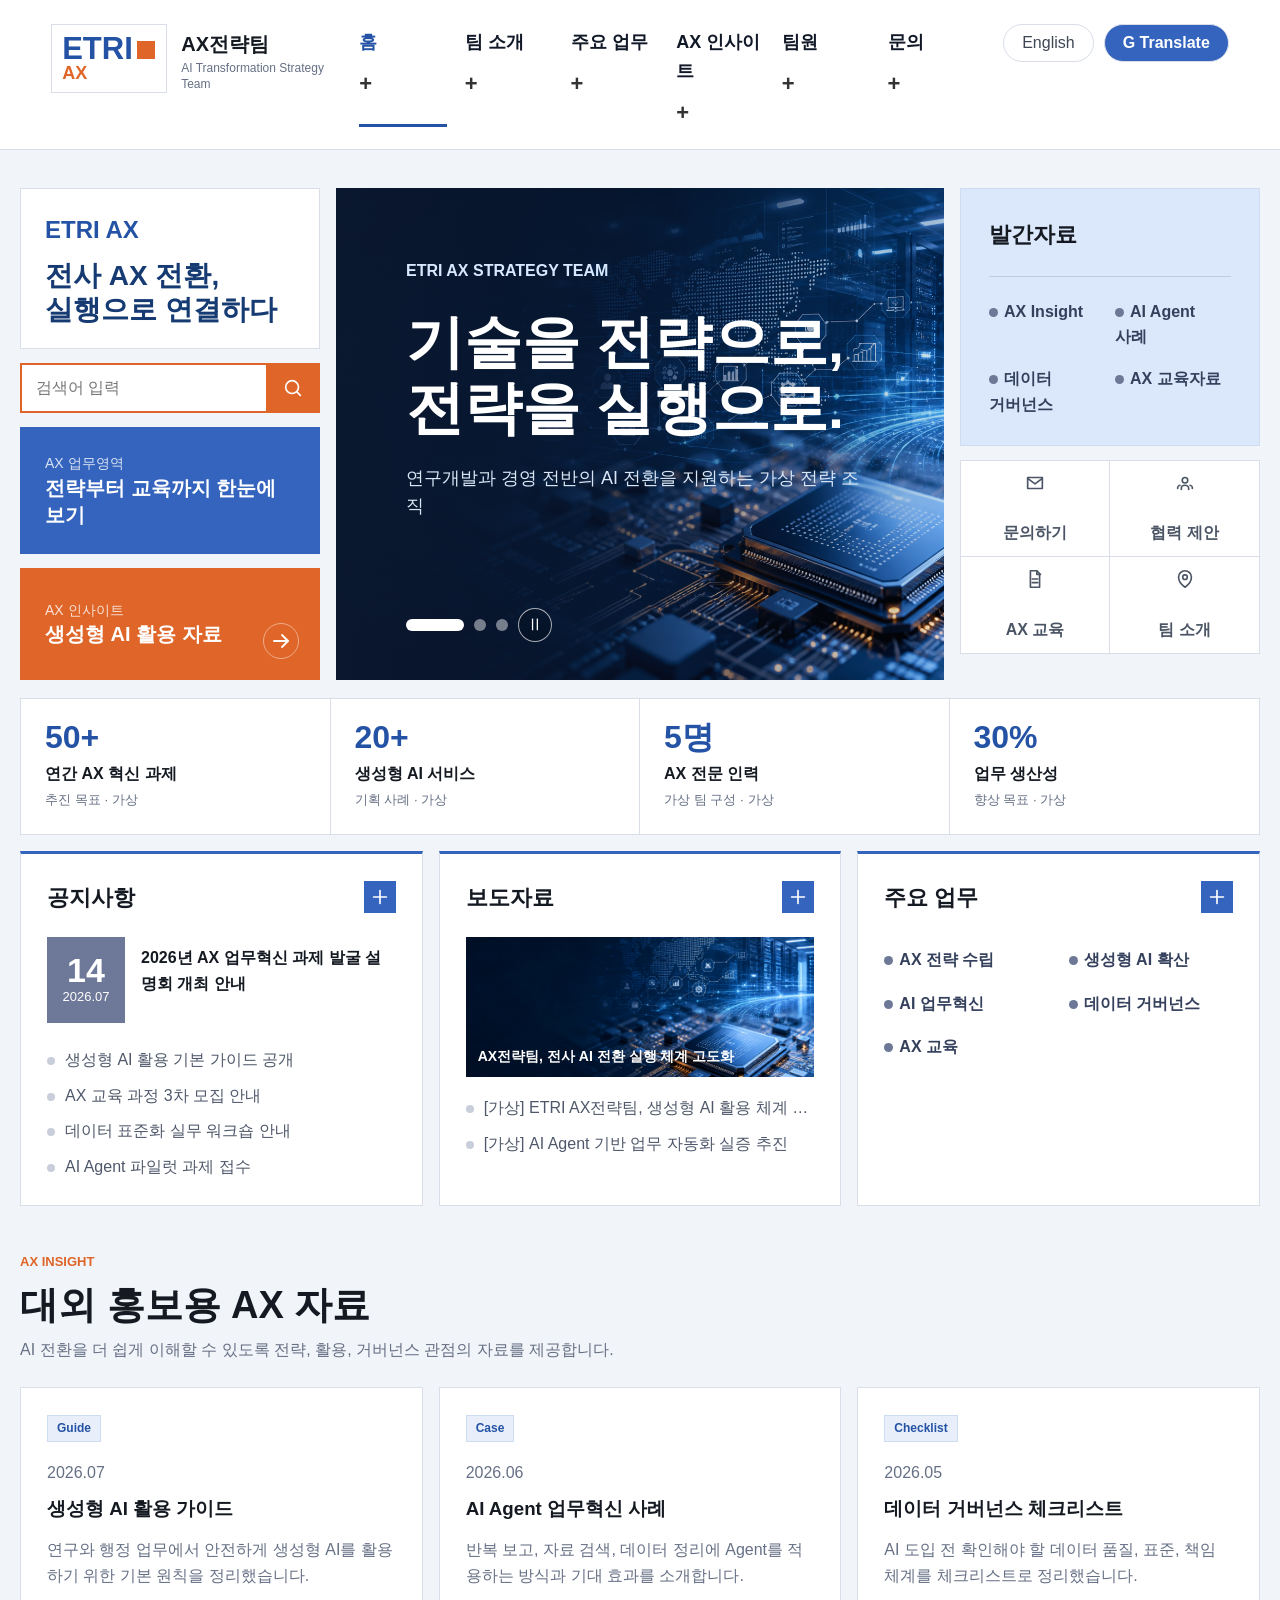
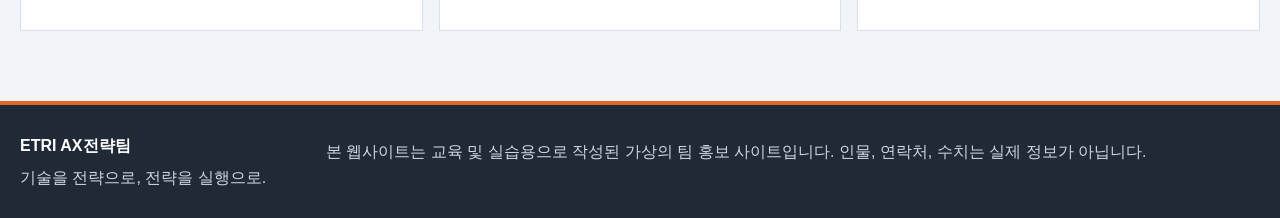
<file: index.html>
<!doctype html>
<html lang="ko">
<head>
  <meta charset="utf-8">
  <meta name="viewport" content="width=device-width, initial-scale=1">
  <title>ETRI AX전략팀</title>
  <meta name="description" content="ETRI AX전략팀 가상 홍보 웹사이트">
  <link rel="stylesheet" href="styles.css">
</head>
<body data-page="home">
  <a class="skip-link" href="#main">본문으로 바로가기</a>
  <div id="site-header"></div>
  <main id="main"></main>
  <div id="site-footer"></div>
  <script src="script.js"></script>
</body>
</html>
</file>
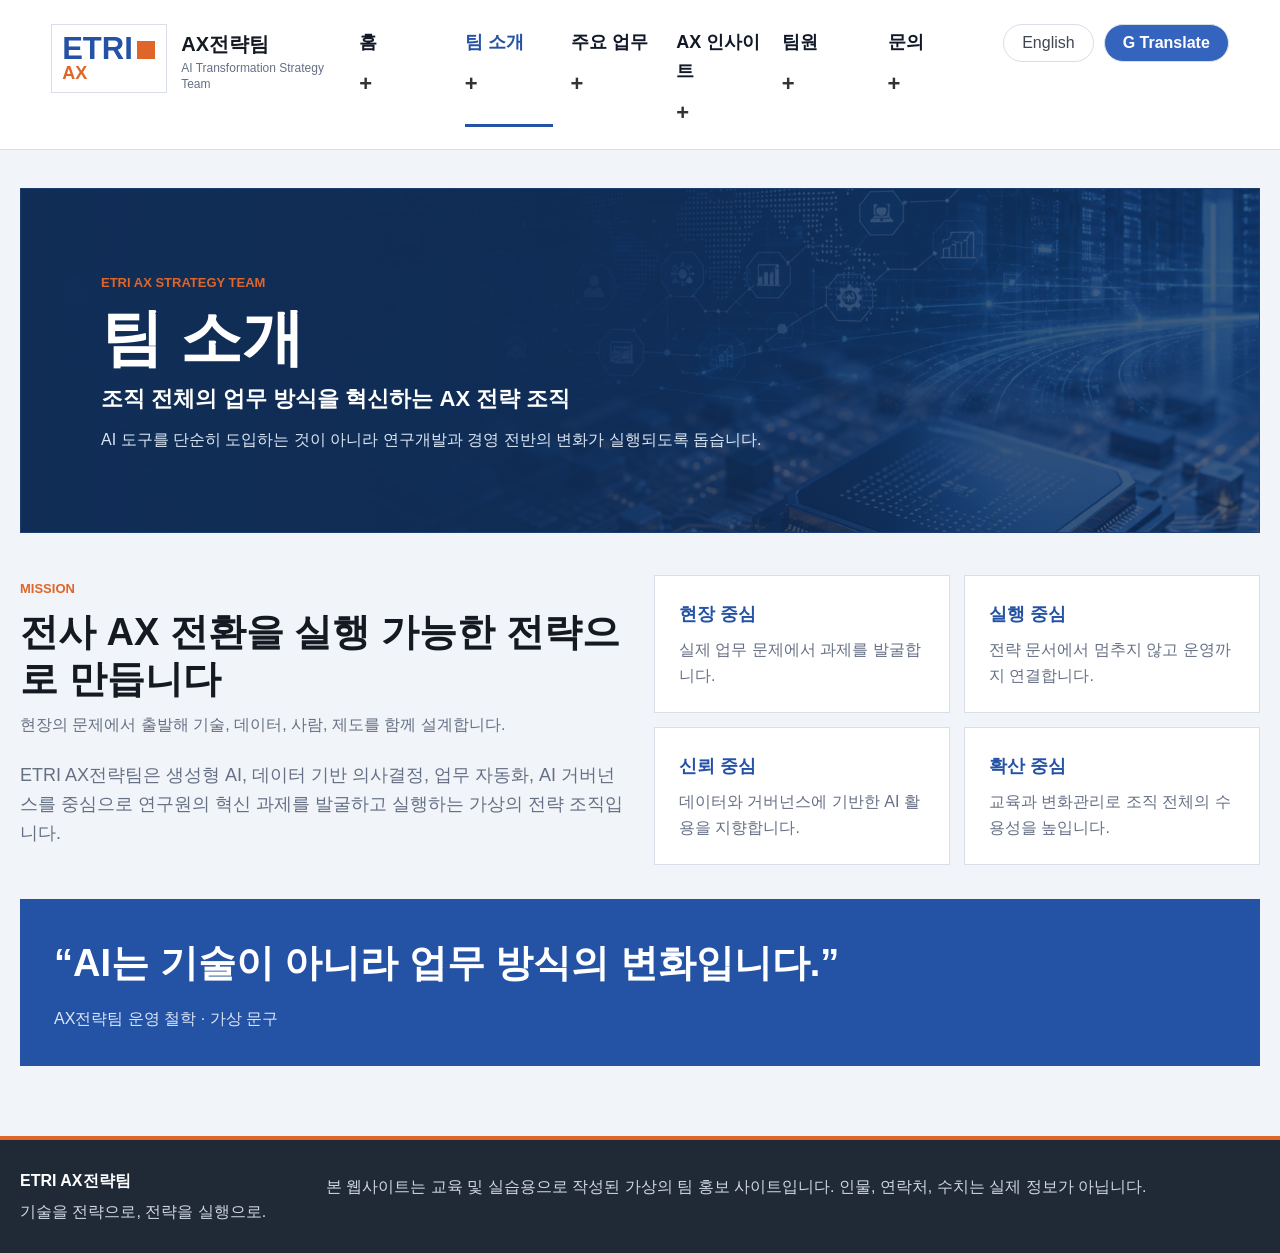
<file: about.html>
<!doctype html>
<html lang="ko">
<head>
  <meta charset="utf-8">
  <meta name="viewport" content="width=device-width, initial-scale=1">
  <title>팀 소개 | ETRI AX전략팀</title>
  <meta name="description" content="ETRI AX전략팀의 미션, 비전, 운영 원칙">
  <link rel="stylesheet" href="styles.css">
</head>
<body data-page="about">
  <a class="skip-link" href="#main">본문으로 바로가기</a>
  <div id="site-header"></div>
  <main id="main"></main>
  <div id="site-footer"></div>
  <script src="script.js"></script>
</body>
</html>
</file>
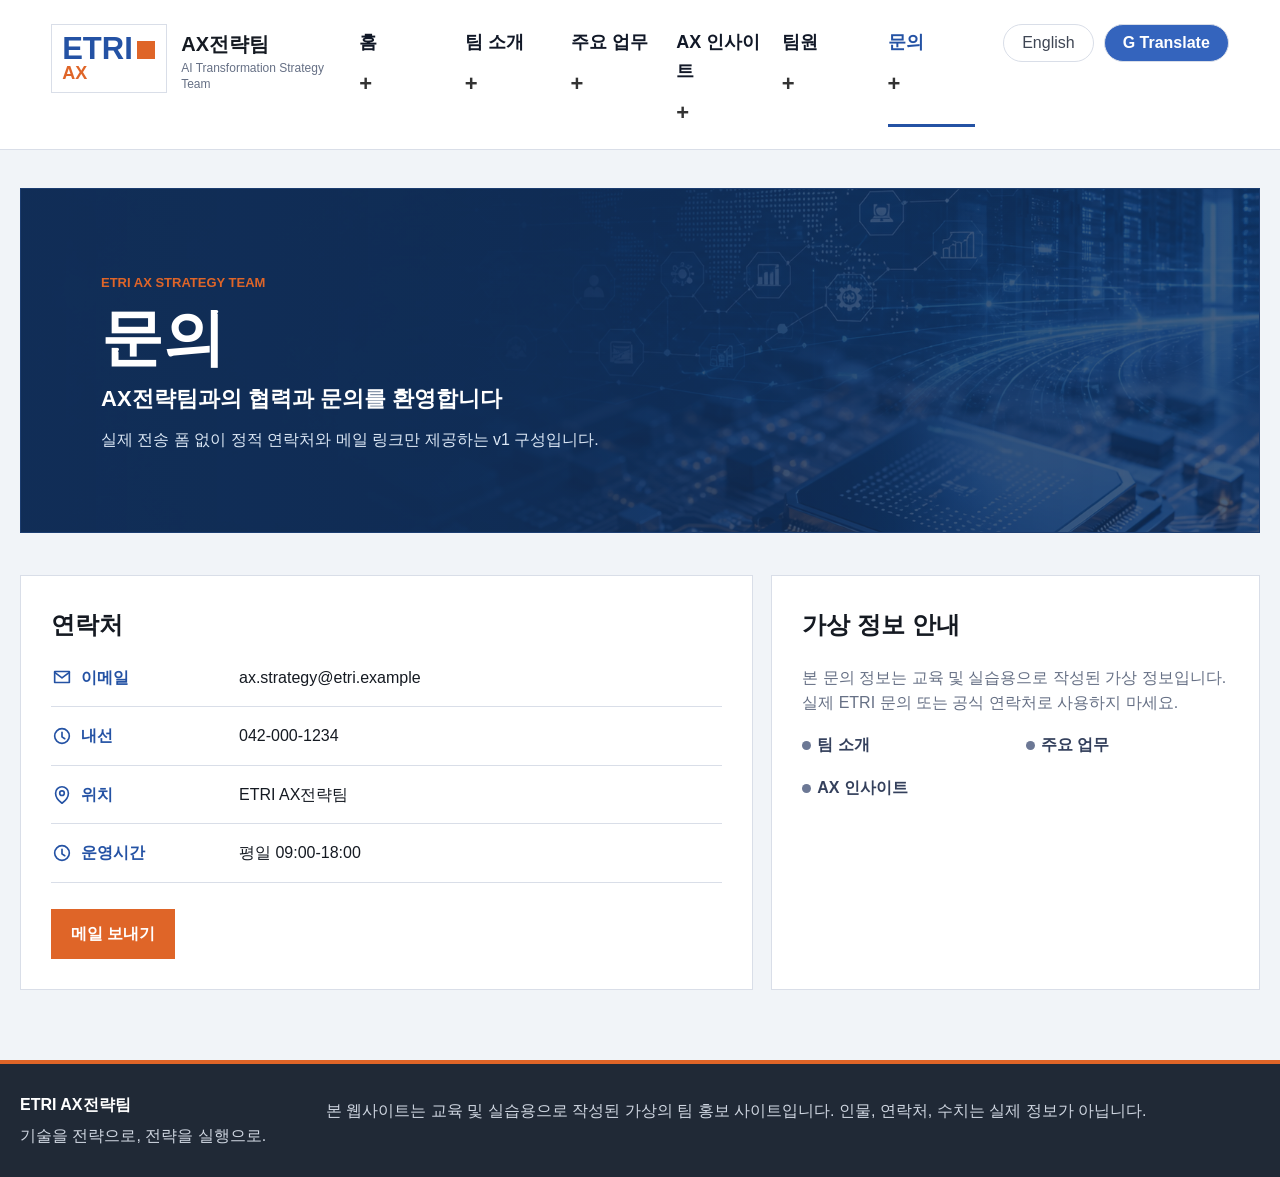
<file: contact.html>
<!doctype html>
<html lang="ko">
<head>
  <meta charset="utf-8">
  <meta name="viewport" content="width=device-width, initial-scale=1">
  <title>문의 | ETRI AX전략팀</title>
  <meta name="description" content="ETRI AX전략팀 가상 문의 정보">
  <link rel="stylesheet" href="styles.css">
</head>
<body data-page="contact">
  <a class="skip-link" href="#main">본문으로 바로가기</a>
  <div id="site-header"></div>
  <main id="main"></main>
  <div id="site-footer"></div>
  <script src="script.js"></script>
</body>
</html>
</file>
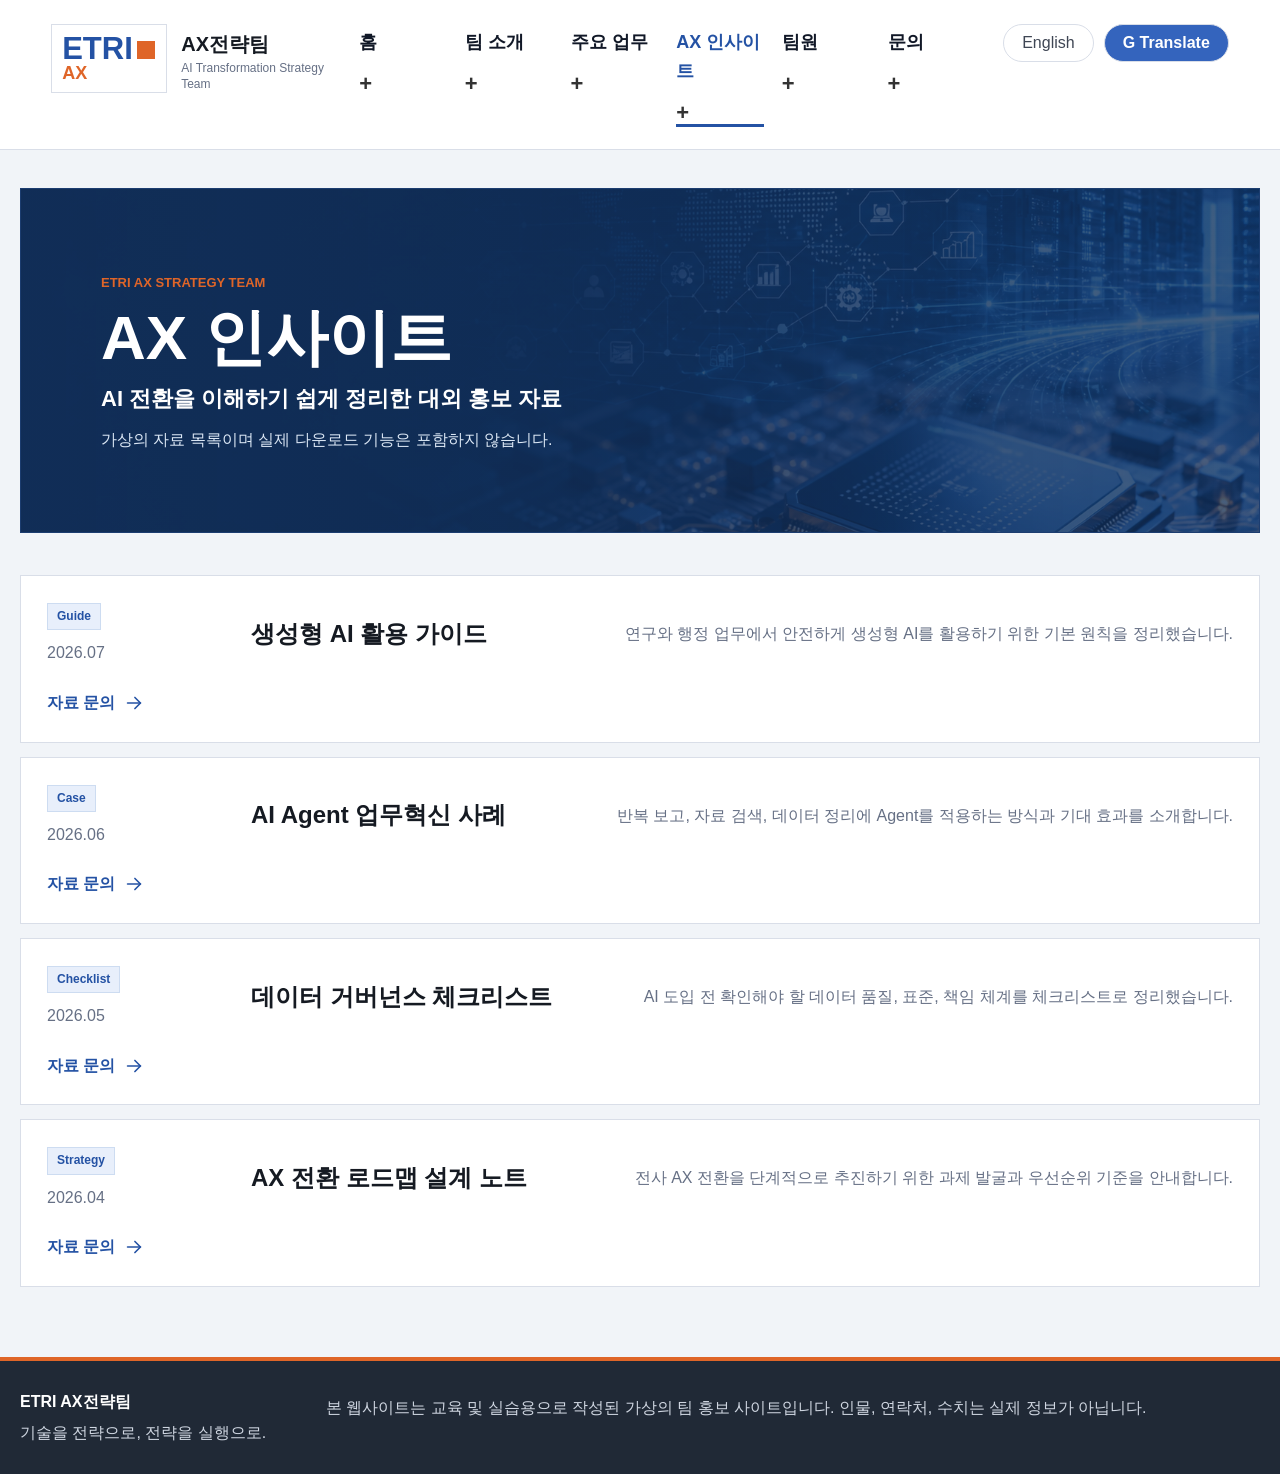
<file: insights.html>
<!doctype html>
<html lang="ko">
<head>
  <meta charset="utf-8">
  <meta name="viewport" content="width=device-width, initial-scale=1">
  <title>AX 인사이트 | ETRI AX전략팀</title>
  <meta name="description" content="ETRI AX전략팀의 가상 AX 인사이트 자료">
  <link rel="stylesheet" href="styles.css">
</head>
<body data-page="insights">
  <a class="skip-link" href="#main">본문으로 바로가기</a>
  <div id="site-header"></div>
  <main id="main"></main>
  <div id="site-footer"></div>
  <script src="script.js"></script>
</body>
</html>
</file>
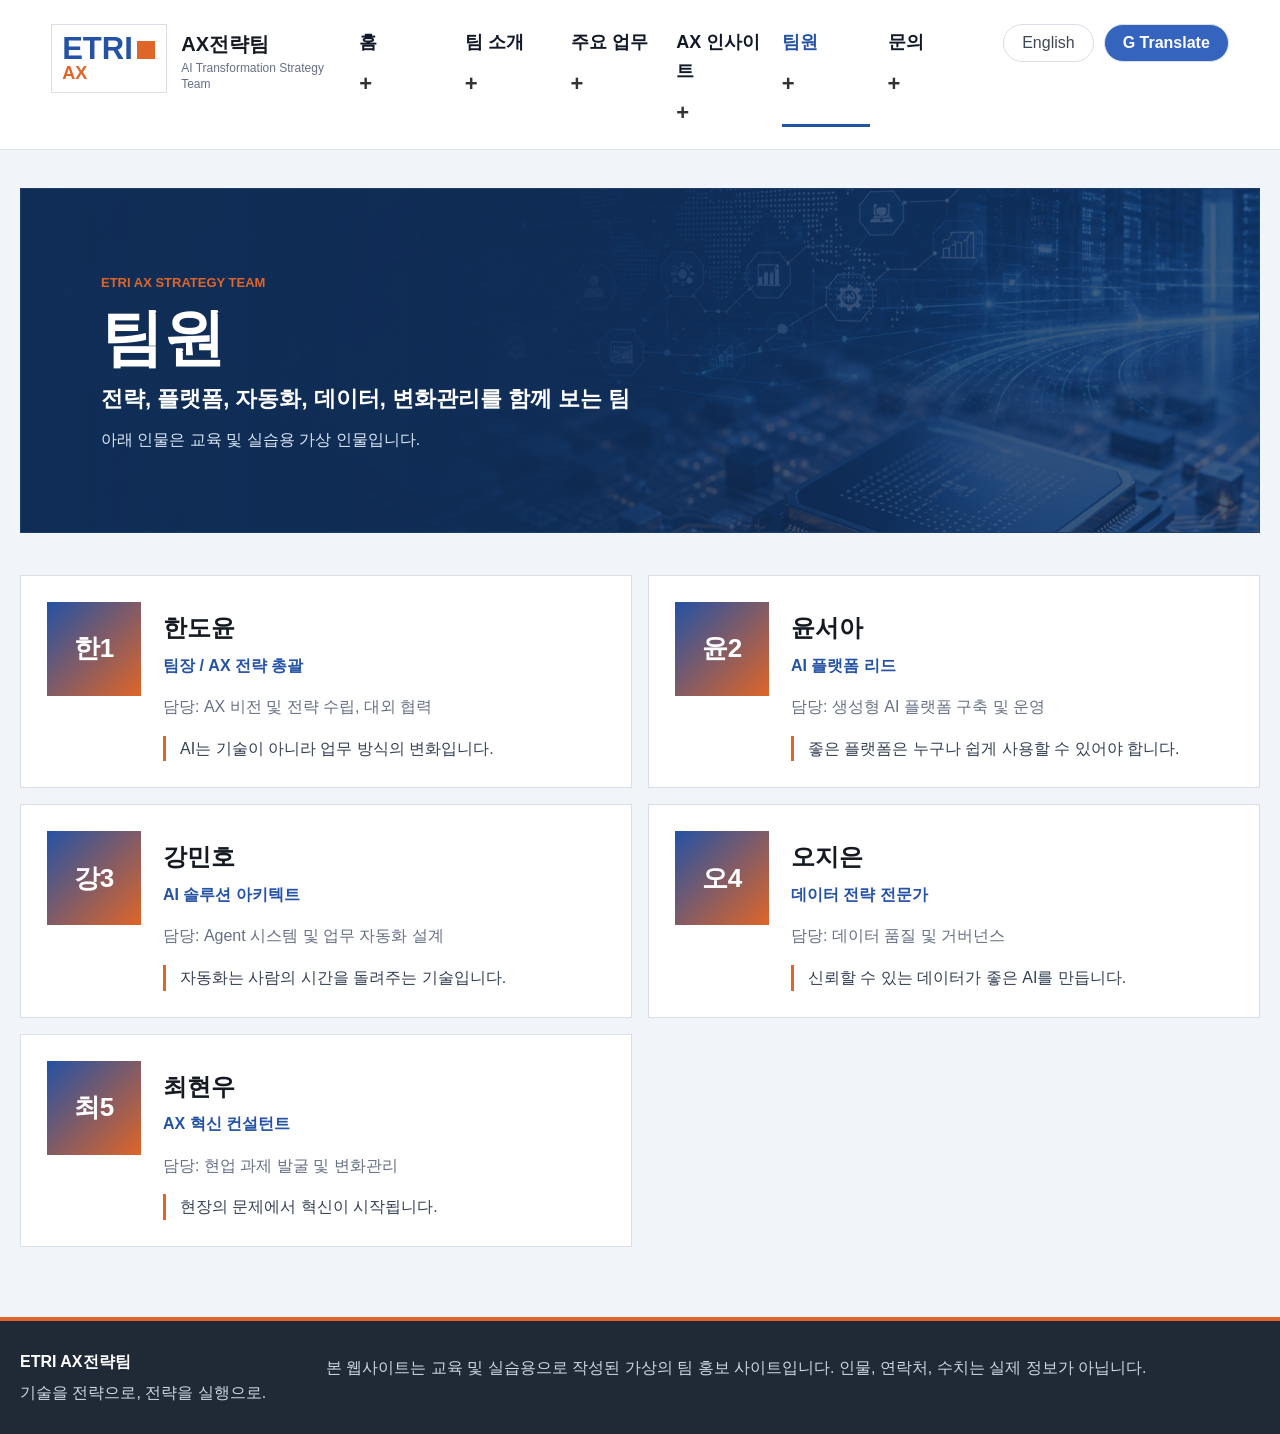
<file: team.html>
<!doctype html>
<html lang="ko">
<head>
  <meta charset="utf-8">
  <meta name="viewport" content="width=device-width, initial-scale=1">
  <title>팀원 | ETRI AX전략팀</title>
  <meta name="description" content="ETRI AX전략팀 가상 팀원 소개">
  <link rel="stylesheet" href="styles.css">
</head>
<body data-page="team">
  <a class="skip-link" href="#main">본문으로 바로가기</a>
  <div id="site-header"></div>
  <main id="main"></main>
  <div id="site-footer"></div>
  <script src="script.js"></script>
</body>
</html>
</file>
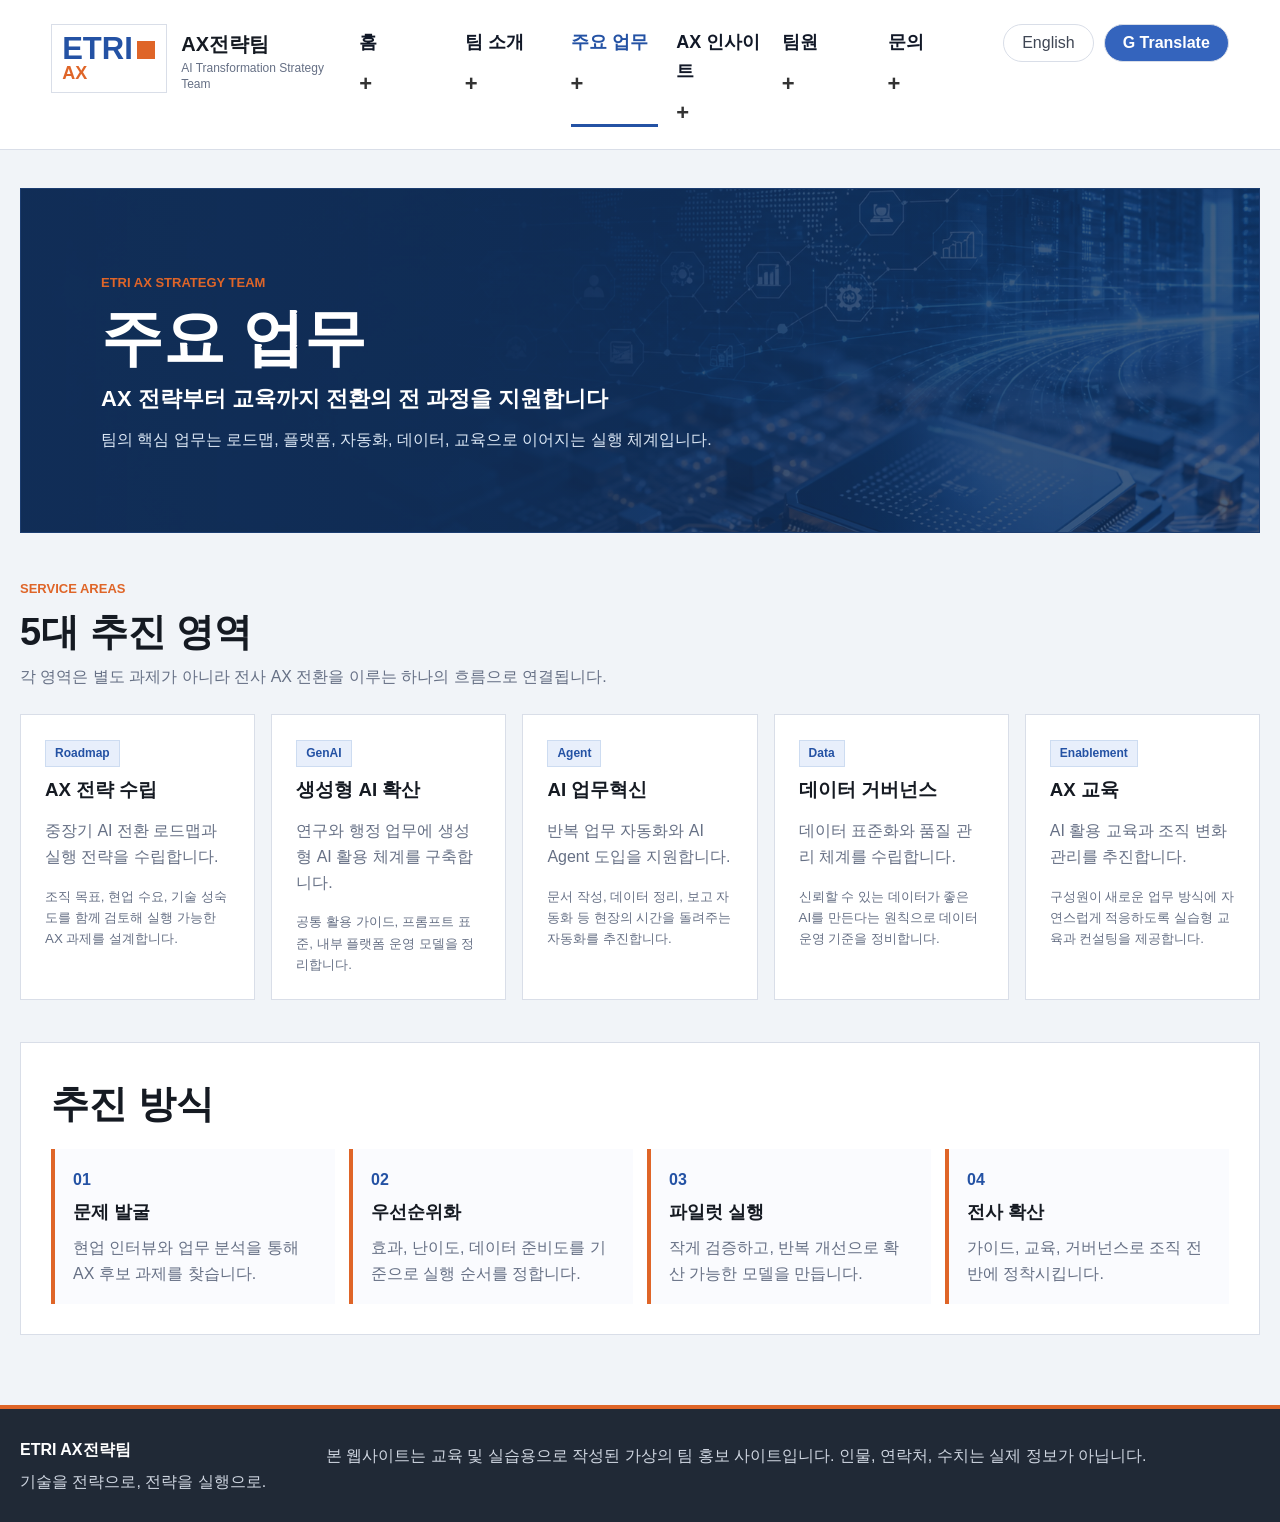
<file: work.html>
<!doctype html>
<html lang="ko">
<head>
  <meta charset="utf-8">
  <meta name="viewport" content="width=device-width, initial-scale=1">
  <title>주요 업무 | ETRI AX전략팀</title>
  <meta name="description" content="ETRI AX전략팀의 AX 전략, 생성형 AI, 업무혁신, 데이터 거버넌스, 교육 업무">
  <link rel="stylesheet" href="styles.css">
</head>
<body data-page="work">
  <a class="skip-link" href="#main">본문으로 바로가기</a>
  <div id="site-header"></div>
  <main id="main"></main>
  <div id="site-footer"></div>
  <script src="script.js"></script>
</body>
</html>
</file>
<file: styles.css>
:root {
  --blue-900: #163b73;
  --blue-800: #2452a4;
  --blue-700: #3464bd;
  --blue-100: #dbe8fb;
  --orange: #df6528;
  --orange-dark: #c95018;
  --ink: #151a22;
  --muted: #667085;
  --line: #d9dee8;
  --surface: #ffffff;
  --soft: #f1f4f8;
  --panel: #eef3fb;
  --max: 1320px;
}

* {
  box-sizing: border-box;
  min-width: 0;
}

body {
  margin: 0;
  color: var(--ink);
  background: var(--soft);
  font-family: "Malgun Gothic", "Apple SD Gothic Neo", Arial, sans-serif;
  line-height: 1.6;
  overflow-x: hidden;
}

img {
  display: block;
  max-width: 100%;
}

a {
  color: inherit;
  text-decoration: none;
}

button,
input {
  font: inherit;
}

svg {
  width: 22px;
  height: 22px;
}

.skip-link {
  position: absolute;
  left: 12px;
  top: -80px;
  z-index: 10;
  background: var(--blue-900);
  color: white;
  padding: 10px 14px;
}

.skip-link:focus {
  top: 12px;
}

.topbar {
  min-height: 132px;
  background: var(--surface);
  border-bottom: 1px solid var(--line);
  display: grid;
  grid-template-columns: 280px 1fr auto;
  align-items: start;
  gap: 28px;
  padding: 24px clamp(18px, 4vw, 56px) 22px;
}

.brand {
  display: flex;
  gap: 14px;
  align-items: flex-start;
}

.brand-mark {
  display: grid;
  border: 1px solid var(--line);
  padding: 8px 10px;
  background: white;
  min-width: 116px;
}

.brand-mark .etri {
  font-size: 31px;
  line-height: 1;
  font-weight: 900;
  letter-spacing: 0;
  color: var(--blue-800);
}

.brand-mark .etri::after {
  content: "";
  display: inline-block;
  width: 18px;
  height: 18px;
  margin-left: 4px;
  background: var(--orange);
}

.brand-mark .ax {
  color: var(--orange);
  font-size: 18px;
  font-weight: 800;
  line-height: 1.1;
}

.brand strong {
  display: block;
  font-size: 20px;
  margin-top: 4px;
}

.brand span {
  display: block;
  color: var(--muted);
  font-size: 12px;
  line-height: 1.35;
}

.main-nav {
  display: grid;
  grid-template-columns: repeat(6, minmax(82px, 1fr));
  gap: 18px;
  padding-top: 4px;
}

.main-nav a {
  color: #111827;
  font-size: 18px;
  font-weight: 800;
  min-height: 44px;
  border-bottom: 3px solid transparent;
}

.main-nav a::after {
  content: "+";
  display: block;
  margin-top: 16px;
  font-size: 22px;
  color: #333;
  line-height: 1;
}

.main-nav a[aria-current="page"] {
  color: var(--blue-800);
  border-bottom-color: var(--blue-800);
}

.header-actions {
  display: flex;
  gap: 10px;
  align-items: center;
}

.pill-button,
.translate-button {
  border: 1px solid var(--line);
  background: white;
  color: #3f4654;
  border-radius: 999px;
  min-height: 38px;
  padding: 0 18px;
}

.translate-button {
  background: var(--blue-700);
  color: white;
  font-weight: 800;
}

main {
  max-width: var(--max);
  margin: 0 auto;
  padding: 38px 20px 70px;
}

.portal-hero {
  display: grid;
  grid-template-columns: 300px minmax(460px, 1fr) 300px;
  gap: 16px;
  align-items: stretch;
}

.left-rail,
.right-rail {
  display: grid;
  gap: 14px;
  align-content: start;
}

.anniversary {
  min-height: 140px;
  background: white;
  border: 1px solid var(--line);
  padding: 22px 24px;
}

.anniversary span {
  display: block;
  color: var(--blue-800);
  font-weight: 900;
  font-size: 24px;
  margin-bottom: 10px;
}

.anniversary strong {
  font-size: 28px;
  line-height: 1.18;
  color: var(--blue-900);
}

.search-box {
  position: relative;
  display: grid;
  grid-template-columns: 1fr 54px;
}

.search-box label {
  position: absolute;
  width: 1px;
  height: 1px;
  overflow: hidden;
  clip: rect(0 0 0 0);
}

.search-box input {
  border: 2px solid var(--orange);
  border-right: 0;
  min-height: 50px;
  padding: 0 14px;
  background: white;
}

.search-box button {
  border: 0;
  background: var(--orange);
  color: white;
  display: grid;
  place-items: center;
  cursor: pointer;
}

.search-status {
  grid-column: 1 / -1;
  margin: 8px 0 0;
  color: var(--orange-dark);
  font-size: 13px;
}

.solid-tile {
  border: 1px solid transparent;
  min-height: 112px;
  padding: 24px;
  display: grid;
  align-content: center;
  color: white;
  position: relative;
}

.solid-tile span {
  font-size: 14px;
  opacity: .82;
}

.solid-tile strong {
  font-size: 20px;
  line-height: 1.35;
}

.solid-tile svg {
  position: absolute;
  right: 20px;
  bottom: 20px;
  border: 1px solid rgba(255,255,255,.45);
  border-radius: 50%;
  padding: 5px;
  width: 36px;
  height: 36px;
}

.solid-tile.blue {
  background: var(--blue-700);
}

.solid-tile.orange {
  background: var(--orange);
}

.hero-banner {
  position: relative;
  min-height: 370px;
  overflow: hidden;
  background: #0b1830;
}

.hero-banner::after {
  content: "";
  position: absolute;
  inset: 0;
  background: linear-gradient(90deg, rgba(11,24,48,.9) 0%, rgba(11,24,48,.55) 45%, rgba(11,24,48,.08) 100%);
}

.hero-banner img {
  width: 100%;
  height: 100%;
  object-fit: cover;
  position: absolute;
  inset: 0;
}

.hero-copy {
  position: relative;
  z-index: 1;
  color: white;
  padding: clamp(32px, 6vw, 70px);
  max-width: 620px;
}

.hero-copy p {
  margin: 0 0 26px;
  font-weight: 900;
  color: #d8e8ff;
}

.hero-copy h1 {
  margin: 0;
  font-size: clamp(34px, 4.5vw, 58px);
  line-height: 1.15;
  letter-spacing: 0;
}

.hero-copy span {
  display: block;
  margin-top: 22px;
  color: #d9e6f6;
  font-size: 18px;
}

.slider-dots {
  position: absolute;
  z-index: 1;
  left: 70px;
  bottom: 38px;
  display: flex;
  align-items: center;
  gap: 10px;
  color: white;
}

.slider-dots i {
  width: 12px;
  height: 12px;
  border-radius: 50%;
  background: rgba(255,255,255,.45);
}

.slider-dots i:first-child {
  width: 58px;
  border-radius: 999px;
  background: white;
}

.slider-dots button {
  width: 34px;
  height: 34px;
  border-radius: 50%;
  border: 1px solid rgba(255,255,255,.65);
  background: rgba(0,0,0,.16);
  color: white;
}

.resource-card {
  background: var(--blue-100);
  border: 1px solid #cddcf1;
  padding: 28px;
  min-height: 245px;
}

.resource-card h2,
.news-card h2 {
  margin: 0;
  font-size: 22px;
}

.resource-card ul {
  border-top: 1px solid #bdcce3;
  margin: 24px 0 0;
  padding: 22px 0 0;
  list-style: none;
  display: grid;
  grid-template-columns: 1fr 1fr;
  gap: 16px 10px;
}

.resource-card a,
.mini-links a {
  color: #34405c;
  font-weight: 700;
  word-break: keep-all;
}

.resource-card a::before,
.mini-links a::before {
  content: "";
  display: inline-block;
  width: 9px;
  height: 9px;
  border-radius: 50%;
  margin-right: 6px;
  background: #6c7895;
}

.quick-grid {
  display: grid;
  grid-template-columns: 1fr 1fr;
  background: white;
  border: 1px solid var(--line);
}

.quick-grid a {
  min-height: 96px;
  display: grid;
  place-items: center;
  gap: 6px;
  border-right: 1px solid var(--line);
  border-bottom: 1px solid var(--line);
  color: #4b5565;
  font-weight: 700;
  text-align: center;
}

.quick-grid a:nth-child(2n) {
  border-right: 0;
}

.quick-grid a:nth-last-child(-n+2) {
  border-bottom: 0;
}

.metrics-strip {
  display: grid;
  grid-template-columns: repeat(4, 1fr);
  background: white;
  border: 1px solid var(--line);
  margin-top: 18px;
}

.metric-card {
  padding: 22px 24px;
  border-right: 1px solid var(--line);
}

.metric-card:last-child {
  border-right: 0;
}

.metric-card strong {
  display: block;
  color: var(--blue-800);
  font-size: 32px;
  line-height: 1;
}

.metric-card span {
  display: block;
  margin-top: 8px;
  font-weight: 800;
}

.metric-card small {
  color: var(--muted);
}

.content-grid {
  display: grid;
  grid-template-columns: repeat(3, 1fr);
  gap: 16px;
  margin-top: 16px;
}

.news-card {
  background: white;
  border: 1px solid var(--line);
  border-top: 3px solid var(--blue-700);
  padding: 26px;
  min-height: 330px;
}

.card-title-row {
  display: flex;
  align-items: center;
  justify-content: space-between;
  gap: 14px;
  margin-bottom: 22px;
}

.card-title-row a {
  width: 32px;
  height: 32px;
  background: var(--blue-700);
  color: white;
  display: grid;
  place-items: center;
}

.notice-main {
  display: flex;
  gap: 16px;
  margin-bottom: 24px;
}

.date-box {
  min-width: 78px;
  height: 86px;
  background: #6e7898;
  color: white;
  display: grid;
  place-items: center;
  text-align: center;
  align-content: center;
}

.date-box strong {
  display: block;
  font-size: 34px;
  line-height: 1;
}

.date-box span {
  font-size: 13px;
}

.notice-main p {
  margin: 8px 0 0;
  font-weight: 800;
}

.dot-list {
  list-style: none;
  padding: 0;
  margin: 0;
  display: grid;
  gap: 10px;
  color: #4f586a;
}

.dot-list li {
  white-space: nowrap;
  overflow: hidden;
  text-overflow: ellipsis;
}

.dot-list li::before {
  content: "";
  display: inline-block;
  width: 8px;
  height: 8px;
  margin-right: 10px;
  border-radius: 50%;
  background: #c8ceda;
}

.press-image {
  position: relative;
  height: 140px;
  overflow: hidden;
  margin-bottom: 18px;
  background: #10213e;
}

.press-image img {
  width: 100%;
  height: 100%;
  object-fit: cover;
}

.press-image span {
  position: absolute;
  left: 12px;
  right: 12px;
  bottom: 10px;
  color: white;
  font-weight: 800;
  font-size: 14px;
}

.mini-links {
  display: grid;
  grid-template-columns: 1fr 1fr;
  gap: 18px 20px;
}

.service-mini .mini-links {
  padding-top: 10px;
}

.wide-section,
.two-column,
.process-section,
.article-list,
.team-grid,
.contact-layout {
  margin-top: 42px;
}

.section-header {
  max-width: 740px;
  margin-bottom: 24px;
}

.section-header span,
.sub-hero span {
  color: var(--orange);
  font-weight: 900;
  font-size: 13px;
}

.section-header h2,
.process-section h2 {
  margin: 8px 0 8px;
  font-size: clamp(26px, 3vw, 38px);
  line-height: 1.25;
  letter-spacing: 0;
}

.section-header p {
  color: var(--muted);
  margin: 0;
}

.insight-row,
.service-grid {
  display: grid;
  grid-template-columns: repeat(3, 1fr);
  gap: 16px;
}

.service-grid {
  grid-template-columns: repeat(5, 1fr);
}

.insight-card,
.service-card,
.principle-grid article,
.article-item,
.member-card,
.contact-card,
.contact-note {
  background: white;
  border: 1px solid var(--line);
}

.insight-card {
  padding: 26px;
}

.insight-card span,
.article-item span,
.card-tag {
  display: inline-flex;
  color: var(--blue-800);
  background: #e8effb;
  border: 1px solid #cddcf1;
  padding: 3px 9px;
  font-size: 12px;
  font-weight: 900;
}

.insight-card time {
  display: block;
  margin-top: 18px;
  color: var(--muted);
}

.insight-card h3,
.service-card h3,
.article-item h2,
.member-card h2 {
  margin: 10px 0 8px;
  line-height: 1.35;
}

.insight-card p,
.service-card p,
.service-card small,
.article-item p,
.member-card p,
.contact-note p,
.lead-text {
  color: var(--muted);
}

.sub-hero {
  min-height: 280px;
  display: grid;
  align-items: center;
  background:
    linear-gradient(90deg, rgba(18,48,91,.92), rgba(18,48,91,.76)),
    url("assets/hero-ai-transformation.png") center / cover;
  color: white;
  padding: clamp(34px, 7vw, 80px);
  border: 1px solid #1c3d70;
}

.sub-hero h1 {
  margin: 8px 0;
  font-size: clamp(40px, 5vw, 62px);
  line-height: 1.15;
  letter-spacing: 0;
}

.sub-hero p {
  margin: 0 0 10px;
  font-size: 22px;
  font-weight: 800;
}

.sub-hero small {
  display: block;
  max-width: 820px;
  color: #dbe7f5;
  font-size: 16px;
}

.two-column {
  display: grid;
  grid-template-columns: 1fr 1fr;
  gap: 28px;
  align-items: start;
}

.lead-text {
  font-size: 18px;
  margin: 0;
}

.principle-grid {
  display: grid;
  grid-template-columns: 1fr 1fr;
  gap: 14px;
}

.principle-grid article {
  padding: 24px;
}

.principle-grid strong {
  display: block;
  color: var(--blue-800);
  margin-bottom: 8px;
  font-size: 18px;
}

.principle-grid span {
  color: var(--muted);
}

.quote-band {
  margin-top: 34px;
  background: var(--blue-800);
  color: white;
  padding: 34px;
}

.quote-band p {
  margin: 0;
  font-size: clamp(24px, 3vw, 38px);
  font-weight: 900;
}

.quote-band span {
  display: block;
  margin-top: 12px;
  color: #dce7f8;
}

.service-card {
  padding: 24px;
  min-height: 270px;
}

.service-card small {
  display: block;
  margin-top: 16px;
}

.process-section {
  background: white;
  border: 1px solid var(--line);
  padding: 30px;
}

.process-section ol {
  list-style: none;
  display: grid;
  grid-template-columns: repeat(4, 1fr);
  padding: 0;
  margin: 20px 0 0;
  gap: 14px;
  counter-reset: step;
}

.process-section li {
  border-left: 4px solid var(--orange);
  background: #fafbfe;
  padding: 18px;
  counter-increment: step;
}

.process-section li::before {
  content: "0" counter(step);
  color: var(--blue-800);
  font-weight: 900;
}

.process-section strong,
.process-section span {
  display: block;
}

.process-section strong {
  margin-top: 6px;
  font-size: 18px;
}

.process-section span {
  color: var(--muted);
  margin-top: 8px;
}

.article-list {
  display: grid;
  gap: 14px;
}

.article-item {
  padding: 26px;
  display: grid;
  grid-template-columns: 180px 1fr auto;
  gap: 24px;
  align-items: center;
}

.article-item time {
  display: block;
  color: var(--muted);
  margin-top: 10px;
}

.article-item h2,
.article-item p {
  margin: 0;
}

.article-item a {
  color: var(--blue-800);
  font-weight: 900;
  display: inline-flex;
  align-items: center;
  gap: 8px;
}

.team-grid {
  display: grid;
  grid-template-columns: repeat(2, 1fr);
  gap: 16px;
}

.member-card {
  display: grid;
  grid-template-columns: 94px 1fr;
  gap: 22px;
  padding: 26px;
}

.avatar {
  width: 94px;
  height: 94px;
  background: linear-gradient(135deg, var(--blue-800), var(--orange));
  color: white;
  display: grid;
  place-items: center;
  font-weight: 900;
  font-size: 26px;
}

.member-card strong {
  color: var(--blue-800);
}

.member-card blockquote {
  margin: 14px 0 0;
  padding-left: 14px;
  border-left: 3px solid var(--orange);
  color: #344054;
}

.contact-layout {
  display: grid;
  grid-template-columns: 1.2fr .8fr;
  gap: 18px;
}

.contact-card,
.contact-note {
  padding: 30px;
}

.contact-card h2,
.contact-note h2 {
  margin: 0 0 20px;
}

.contact-card dl {
  margin: 0;
  display: grid;
  gap: 16px;
}

.contact-card dl > div {
  display: grid;
  grid-template-columns: 170px 1fr;
  gap: 18px;
  border-bottom: 1px solid var(--line);
  padding-bottom: 16px;
}

.contact-card dt {
  font-weight: 900;
  color: var(--blue-800);
  display: inline-flex;
  align-items: center;
  gap: 8px;
}

.contact-card dd {
  margin: 0;
}

.primary-link {
  display: inline-flex;
  margin-top: 26px;
  background: var(--orange);
  color: white;
  font-weight: 900;
  padding: 12px 20px;
}

.footer {
  background: #202936;
  color: white;
  border-top: 4px solid var(--orange);
}

.footer-inner {
  max-width: var(--max);
  margin: 0 auto;
  padding: 28px 20px;
  display: grid;
  grid-template-columns: 280px 1fr;
  gap: 26px;
}

.footer p {
  margin: 6px 0 0;
  color: #cfd6e1;
}

@media (max-width: 1180px) {
  .topbar {
    grid-template-columns: 1fr;
    min-height: 0;
  }

  .main-nav {
    grid-template-columns: repeat(3, 1fr);
  }

  .portal-hero {
    grid-template-columns: 270px 1fr;
  }

  .right-rail {
    grid-column: 1 / -1;
    grid-template-columns: 1fr 1fr;
  }

  .service-grid {
    grid-template-columns: repeat(3, 1fr);
  }
}

@media (max-width: 860px) {
  main {
    padding: 22px 14px 46px;
  }

  .topbar {
    padding: 18px 14px;
    gap: 18px;
  }

  .brand {
    flex-wrap: wrap;
  }

  .main-nav {
    grid-template-columns: repeat(2, 1fr);
    gap: 10px;
  }

  .main-nav a {
    background: #f8fafc;
    border: 1px solid var(--line);
    padding: 10px 12px;
    font-size: 15px;
  }

  .main-nav a::after {
    display: none;
  }

  .header-actions {
    flex-wrap: wrap;
  }

  .portal-hero,
  .right-rail,
  .content-grid,
  .insight-row,
  .service-grid,
  .two-column,
  .principle-grid,
  .process-section ol,
  .team-grid,
  .contact-layout {
    grid-template-columns: 1fr;
  }

  .hero-banner {
    min-height: 420px;
  }

  .hero-copy {
    padding: 32px;
  }

  .slider-dots {
    left: 32px;
  }

  .metrics-strip {
    grid-template-columns: 1fr 1fr;
  }

  .metric-card:nth-child(2n) {
    border-right: 0;
  }

  .metric-card:nth-child(-n+2) {
    border-bottom: 1px solid var(--line);
  }

  .article-item {
    grid-template-columns: 1fr;
    align-items: start;
  }

  .footer-inner,
  .contact-card dl > div,
  .member-card {
    grid-template-columns: 1fr;
  }
}

@media (max-width: 520px) {
  .main-nav {
    grid-template-columns: 1fr;
  }

  .brand {
    display: grid;
    grid-template-columns: 116px 1fr;
    align-items: center;
  }

  .hero-copy {
    padding: 28px 24px;
  }

  .hero-copy h1 {
    font-size: 32px;
  }

  .hero-copy span {
    font-size: 16px;
    overflow-wrap: anywhere;
  }

  .metrics-strip,
  .mini-links,
  .quick-grid,
  .resource-card ul {
    grid-template-columns: 1fr;
  }

  .metric-card,
  .metric-card:nth-child(2n) {
    border-right: 0;
    border-bottom: 1px solid var(--line);
  }

  .metric-card:last-child {
    border-bottom: 0;
  }

  .sub-hero {
    padding: 34px 22px;
  }

  .sub-hero p {
    font-size: 18px;
  }
}
</file>
